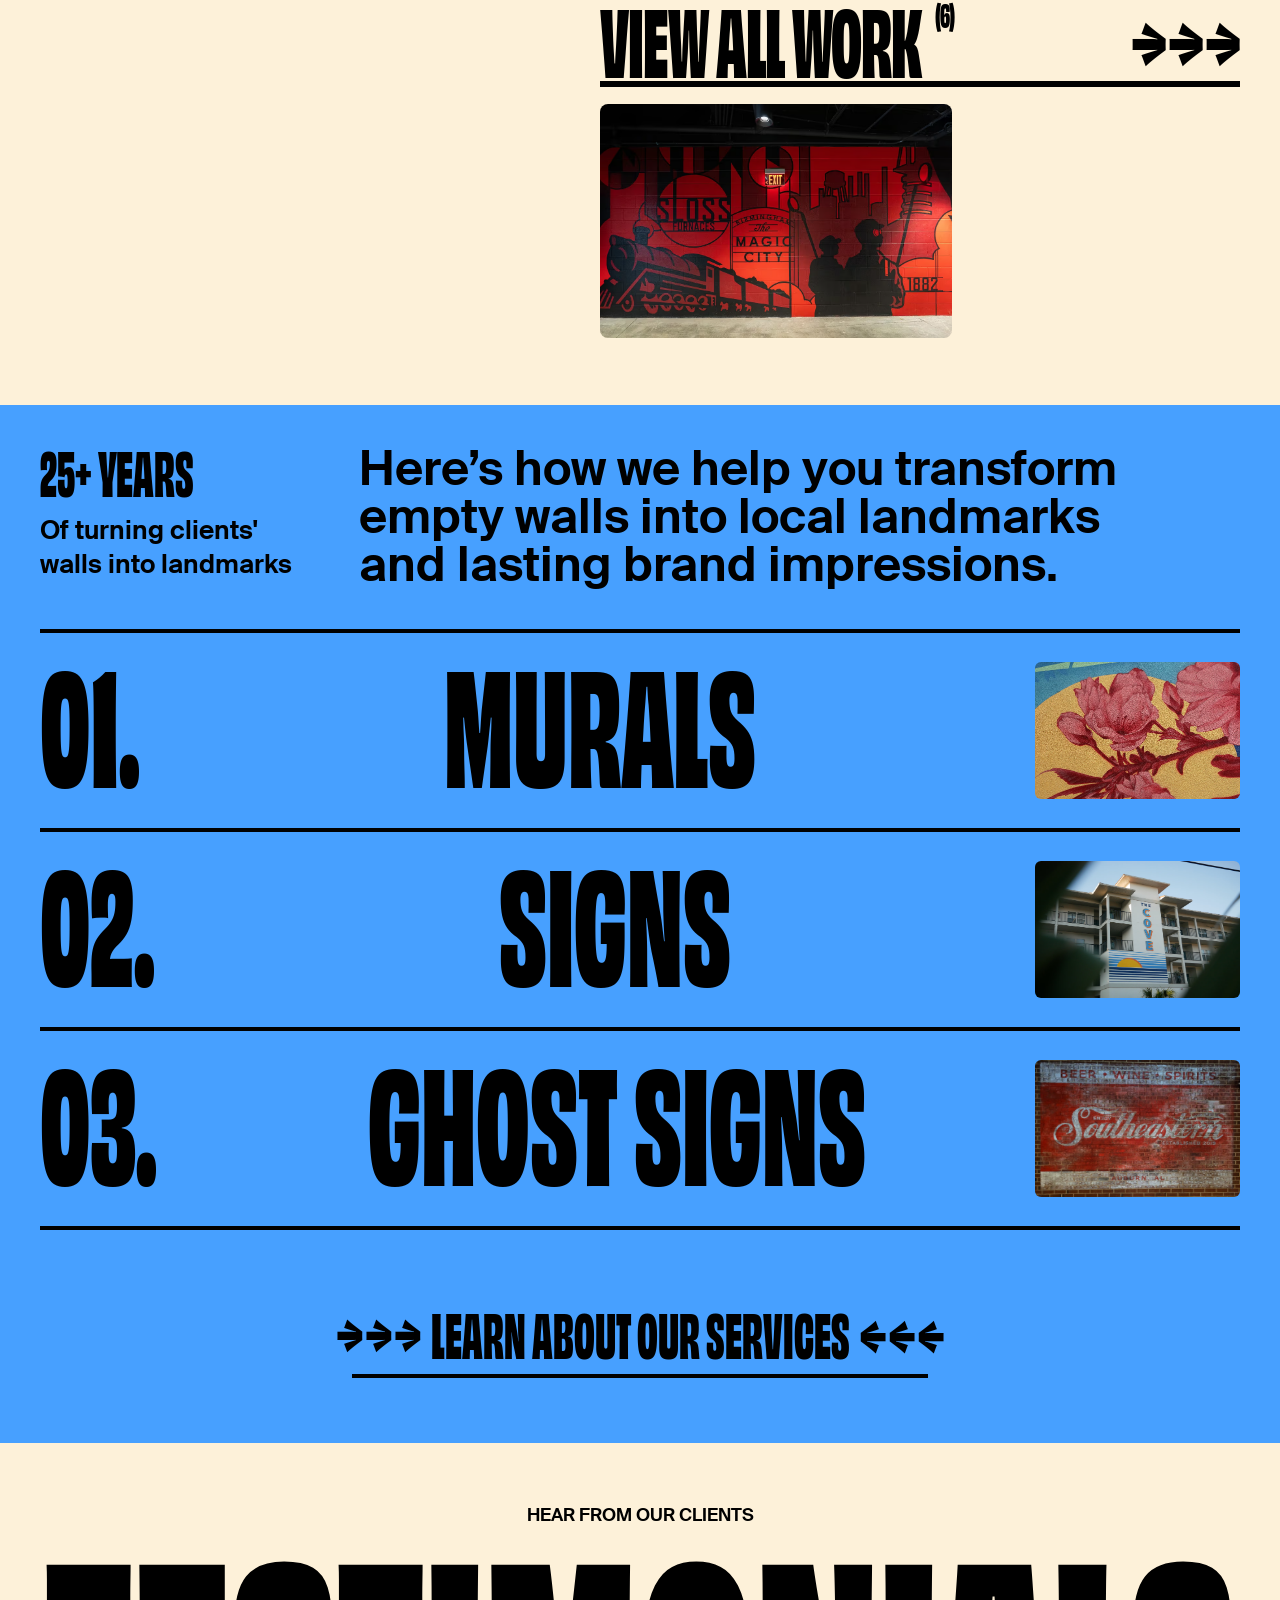
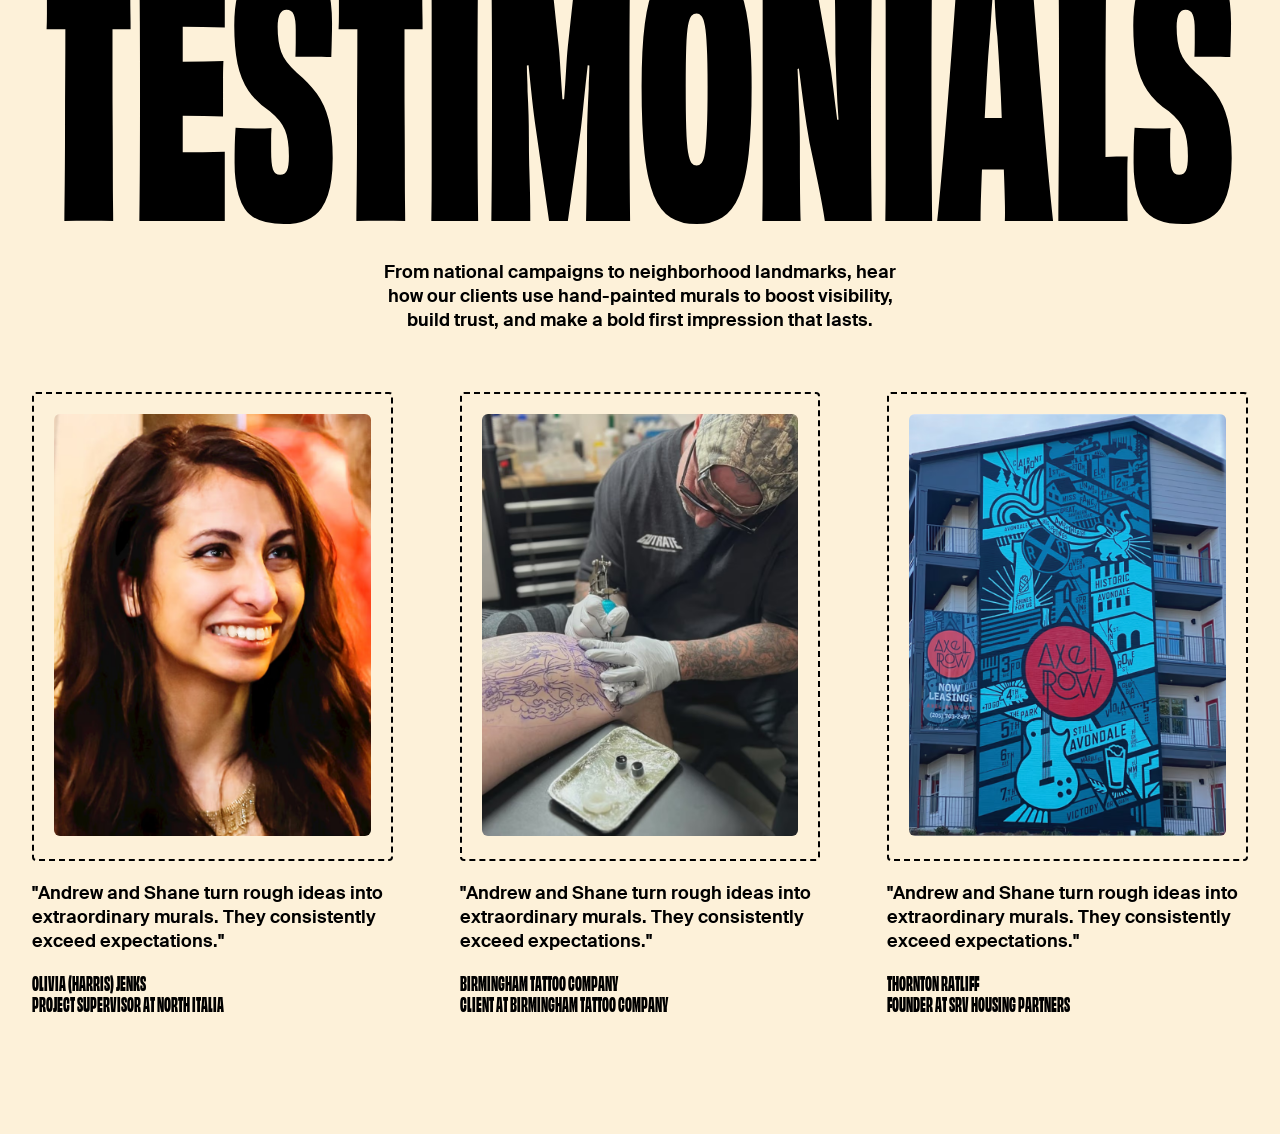
<file: pages/index.html>
<!DOCTYPE html>
<html lang="en">

<head>
    <meta charset="UTF-8">
    <meta name="viewport" content="width=device-width, initial-scale=1.0">
    <title>Document</title>
    <link rel="stylesheet" href="../styles/style.css">
    <!-- <link rel="stylesheet" href="style.css"> -->
</head>

<body>
    <main>
        <div class="wrapper-padding">
            <nav></nav>
            <section class="hero">

            </section>

            <!-- deep section start -->
            <section class="view-all-work">
                <div class="view-wrapper">

                    <div class="txt-container">
                        <h3>VIEW ALL WORK<sup>(6)</sup></h3>
                        <div class="arrows">
                            <h3>→</h3>
                            <h3>→</h3>
                            <h3>→</h3>
                        </div>
                    </div>
                    <div class="video-container">
                        <div class="img-wrapper">
                            <img class="img1"
                                src="../public/imgs/68a3dd192f1ff3ba63f1ad50_cocacolaamphitheater-1206.avif" alt="">

                        </div>

                    </div>

                </div>

            </section>

            <!-- deep section end -->

        </div>
        <!-- blue wrapper starts  -->
        <div class="wrapper-padding blue">
            <div class="service1 services">
                <div class="content1">
                    <h2>
                        25+ YEARS
                    </h2>
                    <p>
                        Of turning clients'<br>walls into landmarks
                    </p>
                </div>
                <div class="content2">
                    <h3>
                        Here’s how we help you transform empty walls into local landmarks and lasting brand impressions.
                    </h3>
                </div>
            </div>
            <div class="service2 services">
                <div class="service-text">
                    <h2>01.</h2>
                    <h2>MURALS</h2>
                </div>
                <img src="../public/imgs/68847944bf4b436c842da242_IMG_2674201.avif" alt="">
            </div>
            <div class="service3 services">
                <div class="service-text">

                    <h2>02.</h2>
                    <h2>SIGNS</h2>
                </div>
                <img src="../public/imgs/688479554933c2b4d5d8a363_TheCove2201.avif" alt="">
            </div>

            <div class="service4 services">
                 <div class="service-text">

                     <h2>03.</h2>
                     <h2>GHOST SIGNS</h2>
                    </div>
                <img src="../public/imgs/68846aef020163d8a1e39d30_IMG_4225.avif" alt="">
            </div>

            <div class="service5 services">

                <a href="#" class="service5link">
                    <div class="arrows">
                        <h3>→</h3>
                        <h3>→</h3>
                        <h3>→</h3>
                    </div>
                    <h3>Learn About Our Services</h3>
                    <div class="arrows">
                        <h3>→</h3>
                        <h3>→</h3>
                        <h3>→</h3>
                    </div>
                </a>
            </div>


        </div>

        <!-- blue wrapper end -->

        <!-- TESTEMONIAL STARTS -->

        <div class="wrapper-padding testemonial">
            <div class="t-header">
                <p>HEAR FROM OUR CLIENTS</p>
                <h2>TESTIMONIALS</h2>
                <P>From national campaigns to neighborhood landmarks, hear how our clients use hand-painted murals to
                    boost visibility, build trust, and make a bold first impression that lasts.</P>
            </div>
            <div class="cards-section">
                <div class="card">
                    <div class="crd-img">
                        <img src="../public/imgs/68884c2cdad1480c1dfc8fff_CleanShot202024-11-0920at2015.00.44-1.avif"
                            alt="">
                    </div>
                    <p>"Andrew and Shane turn rough ideas into extraordinary murals. They consistently exceed
                        expectations."</p>
                    <div class="heading">
                        <h2>
                            Olivia (Harris) Jenks
                        </h2>
                        <h2>
                            Project Supervisor at North Italia
                        </h2>

                    </div>


                </div>

                <div class="card">
                    <div class="crd-img">
                        <img src="../public/imgs/68884c18a4e367943f8fe039_CleanShot202024-11-0920at2015.00.44.avif"
                            alt="">
                    </div>
                    <p>"Andrew and Shane turn rough ideas into extraordinary murals. They consistently exceed
                        expectations."</p>
                    <div class="heading">
                        <h2>
                            Birmingham Tattoo Company
                        </h2>
                        <h2>
                            Client at Birmingham Tattoo Company
                        </h2>

                    </div>


                </div>

                <div class="card">
                    <div class="crd-img">
                        <img src="../public/imgs/68884c060f5c534d91b37245_AxelRow1202.avif" alt="">
                    </div>
                    <p>"Andrew and Shane turn rough ideas into extraordinary murals. They consistently exceed
                        expectations."</p>
                    <div class="heading">
                        <h2>
                            Thornton Ratliff
                        </h2>
                        <h2>
                            Founder at SRV Housing Partners
                        </h2>

                    </div>

                </div>
            </div>
            <!-- TESTEMONIAL END -->
        </div>
    </main>
    <!-- gsap cdn -->
    <script src="https://cdnjs.cloudflare.com/ajax/libs/gsap/3.13.0/gsap.min.js"
        integrity="sha512-NcZdtrT77bJr4STcmsGAESr06BYGE8woZdSdEgqnpyqac7sugNO+Tr4bGwGF3MsnEkGKhU2KL2xh6Ec+BqsaHA=="
        crossorigin="anonymous" referrerpolicy="no-referrer"></script>

    <!-- apni script -->
    <script src="script.js"></script>
</body>

</html>
</file>
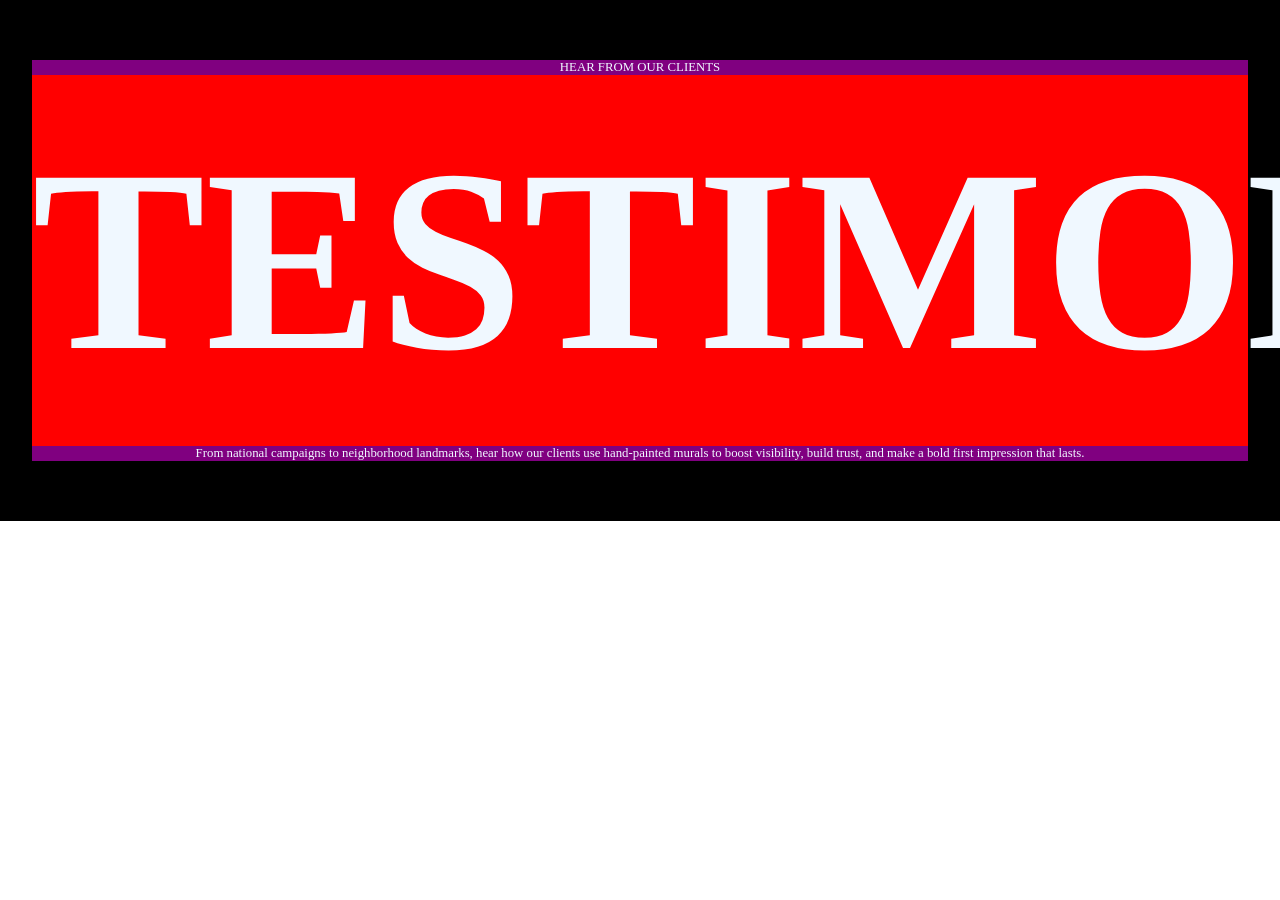
<file: pages/temp.html>
<!DOCTYPE html>
<html lang="en">
<head>
    <meta charset="UTF-8">
    <meta name="viewport" content="width=device-width, initial-scale=1.0">
    <title>Document</title>
    <link rel="stylesheet" href="style.css">
</head>
<body>
     <div class="wrapper-padding testemonial">
            <div class="t-header">
                <p>HEAR FROM OUR CLIENTS</p>
                <h2>TESTIMONIALS</h2>
                <P>From national campaigns to neighborhood landmarks, hear how our clients use hand-painted murals to boost visibility, build trust, and make a bold first impression that lasts.</P>
            </div>
            <div class="cards-section">
                
            </div>
</body>
</html>
</file>
<file: styles/style.css>
@font-face {
  font-family: pbold;
  src: url(../public/fonts/6892c333bf67b1d5eafe58a0_Obviously-CondensedBlack.woff2);
}
@font-face {
  font-family: "PoppinsRegular";
  src: url("../public/fonts/Poppinsregular.woff2");
}
@font-face {
  font-family: "PoppinsBold";
  src: url("../public/fonts/Poppinsbold.woff2");
}
@font-face {
  font-family: "Suissentl-Medium";
  src: url("../public/fonts/68805858e095a766b86eb9f6_SuisseIntl-SemiBold-WebM.woff2");
}
@font-face {
  font-family: "Obviously";
  src: url("../public/fonts/6892c333bf67b1d5eafe58a0_Obviously-CondensedBlack.woff2");
}
@font-face {
  font-family: "SuisseIntl-SemiBold";
  src: url("../public/fonts/68805858e095a766b86eb9f6_SuisseIntl-SemiBold-WebM.woff2");
}
* {
  padding: 0;
  margin: 0;
  box-sizing: border-box;
  font-family: "Suissentl-Medium";
}

html,
body {
  width: 100%;
  height: 100%;
}

html {
  font-size: 10px;
}

main {
  width: 100%;
  background: #fdf1d9;
  overflow: hidden;
}
main .wrapper-padding {
  padding: 0 4rem;
  width: 100%;
}
main .wrapper-padding .view-all-work {
  width: 100%;
  display: flex;
  justify-content: flex-end;
}
main .wrapper-padding .view-all-work .view-wrapper {
  width: 50vw;
  display: flex;
  justify-content: flex-end;
  flex-direction: column;
  gap: 1.4rem;
}
main .wrapper-padding .view-all-work .view-wrapper .txt-container {
  width: 100%;
  position: relative;
  display: flex;
  align-items: center;
  justify-content: space-between;
}
main .wrapper-padding .view-all-work .view-wrapper .txt-container > h3 {
  font-family: "pbold";
  font-size: clamp(48px, 7vw, 90px);
  line-height: clamp(48px, 7vw, 90px);
  letter-spacing: -0.1rem;
  flex-shrink: 0;
  display: flex;
  gap: 1vw;
}
main .wrapper-padding .view-all-work .view-wrapper .txt-container > h3 sup {
  font-size: clamp(28px, 5vw, 32px);
  line-height: clamp(28px, 5vw, 32px);
  font-family: "pbold";
}
main .wrapper-padding .view-all-work .view-wrapper .txt-container .arrows {
  font-size: 7rem;
  display: flex;
  align-items: center;
  gap: 0.3rem;
}
main .wrapper-padding .view-all-work .view-wrapper .txt-container .arrows h3 {
  font-family: "pbold";
  transition: all ease-in-out 0.2s;
  font-size: clamp(48px, 7vw, 80px);
  line-height: clamp(48px, 7vw, 80px);
}
main .wrapper-padding .view-all-work .view-wrapper .txt-container .arrows::after {
  content: "";
  position: absolute;
  width: 100%;
  height: 0.6rem;
  background-color: #000000;
  top: 90%;
  left: 0;
}
main .wrapper-padding .view-all-work .view-wrapper .txt-container:hover .arrows h3 {
  margin: 0 -0.17rem;
}
main .wrapper-padding .view-all-work .view-wrapper .txt-container:hover .arrows h3:last-child {
  margin-right: 0.3rem;
}
main .wrapper-padding .view-all-work .view-wrapper .video-container {
  width: 100%;
}
main .wrapper-padding .view-all-work .view-wrapper .video-container .img-wrapper {
  height: 100%;
  position: relative;
  width: 55%;
}
main .wrapper-padding .view-all-work .view-wrapper .video-container .img-wrapper img {
  width: 100%;
  border-radius: 0.8rem;
}
main .blue {
  width: 100%;
  margin-top: 5vw;
  background: #47a0ff;
}
main .blue .services {
  width: 100%;
  display: flex;
  align-items: center;
  justify-content: space-between;
  border-top: 4px solid black;
  padding: 2rem 0;
}
main .blue .service1 {
  padding: 4rem 0;
  justify-content: flex-start;
  align-items: flex-start;
  border: none;
  gap: 5vw;
}
main .blue .service1 .content1 {
  display: flex;
  flex-direction: column;
  gap: 0.8rem;
}
main .blue .service1 .content1 > h2 {
  font-family: pbold;
  font-size: clamp(32px, 6vw, 60px);
  line-height: clamp(32px, 6vw, 60px);
}
main .blue .service1 .content1 p {
  width: 15ch;
  font-family: "Suissentl-Medium";
  font-size: clamp(14px, 3vw, 26px);
}
main .blue .service1 .content2 {
  width: 100%;
}
main .blue .service1 .content2 h3 {
  width: 25ch;
  font-size: clamp(32px, 4vw, 48px);
  line-height: clamp(32px, 4vw, 48px);
}
main .blue .service2,
main .blue .service3,
main .blue .service4 {
  display: flex;
  align-items: center;
  justify-content: space-between;
}
main .blue .service2 .service-text,
main .blue .service3 .service-text,
main .blue .service4 .service-text {
  display: flex;
  width: 66%;
  gap: 5vw;
}
main .blue .service2 .service-text h2:first-child,
main .blue .service3 .service-text h2:first-child,
main .blue .service4 .service-text h2:first-child {
  text-align: center;
  font-size: clamp(56px, 12.1vw, 180px);
  line-height: clamp(56px, 12.1vw, 180px);
  font-family: "pbold";
  flex-shrink: 0;
}
main .blue .service2 .service-text h2:last-child,
main .blue .service3 .service-text h2:last-child,
main .blue .service4 .service-text h2:last-child {
  text-align: center;
  width: 100%;
  display: flex;
  justify-content: center;
  font-size: clamp(56px, 12.1vw, 180px);
  line-height: clamp(56px, 12.1vw, 180px);
  font-family: "pbold";
  flex-shrink: 0;
  text-align: left;
}
main .blue .service2 img,
main .blue .service3 img,
main .blue .service4 img {
  max-width: 100%;
  width: 16vw;
  aspect-ratio: 6/4;
  border-radius: 0.6rem;
}
main .blue .service5 {
  align-items: center;
  justify-content: center;
  padding: 6rem 0;
}
main .blue .service5 a {
  text-decoration: none;
  position: relative;
  display: flex;
  gap: 1rem;
  color: #000000;
}
main .blue .service5 a h3 {
  text-transform: uppercase;
  font-family: "pbold";
  font-size: clamp(32px, 6vw, 60px);
}
main .blue .service5 a .arrows {
  font-size: 7rem;
  display: flex;
  align-items: center;
  gap: 0.3rem;
}
main .blue .service5 a .arrows::after {
  content: "";
  position: absolute;
  width: 95%;
  height: 0.4rem;
  background-color: #000000;
  top: 90%;
  left: 2.5%;
}
main .blue .service5 a .arrows h3 {
  font-family: "pbold";
  transition: all ease-in-out 0.2s;
}
main .blue .service5 a .arrows h3:nth-child(4)::after {
  content: "";
  position: absolute;
  width: 95%;
  height: 0.4rem;
  background-color: #000000;
  top: 90%;
  left: 2.5%;
}
main .blue .service5 a .arrows:last-child h3 {
  transform: rotate(-180deg);
}
main .blue .service5 a:hover .arrows h3 {
  margin: 0 -0.17rem;
}
main .blue .service5 a:hover .arrows h3:last-child() {
  margin-right: 0.3rem;
}
main .testemonial {
  display: flex;
  flex-direction: column;
  position: relative;
  width: 100%;
  padding: 6rem 3.2rem;
  overflow: hidden;
}
main .testemonial .t-header {
  width: 100%;
  display: flex;
  overflow: hidden;
  flex-direction: column;
  align-items: center;
  justify-content: center;
}
main .testemonial .t-header p {
  font-size: clamp(16px, 3vw, 18px);
  text-align: center;
}
main .testemonial .t-header p:last-child {
  width: 45ch;
}
main .testemonial .t-header h2 {
  text-align: center;
  width: 100%;
  font-size: 26.7vw;
  line-height: 26vw;
  font-family: "pbold";
  overflow: hidden;
}
main .testemonial .cards-section {
  width: 100%;
  padding: 6rem 0rem;
  display: flex;
  align-items: center;
  gap: 5.2vw;
  justify-content: center;
}
main .testemonial .cards-section .card {
  height: 100%;
  width: 100%;
  display: flex;
  flex-direction: column;
  gap: 2rem;
}
main .testemonial .cards-section .card .crd-img {
  padding: 2rem;
  border: 0.2rem dashed black;
  width: 100%;
  border-radius: 0.4rem;
}
main .testemonial .cards-section .card .crd-img img {
  width: 100%;
  height: 100%;
  border-radius: 0.6rem;
  aspect-ratio: 9/12;
  -o-object-fit: cover;
     object-fit: cover;
}
main .testemonial .cards-section .card p {
  font-size: clamp(16px, 3vw, 18px);
}
main .testemonial .cards-section .card h2 {
  font-family: "pbold";
  font-size: clamp(18px, 1.6vw, 24px);
  text-transform: uppercase;
  line-height: clamp(18px, 1.6vw, 24px);
}

@media (max-width: 990px) {
  main .wrapper-padding {
    padding: 0 2rem;
  }
  main .wrapper-padding .view-all-work {
    width: 100%;
  }
  main .wrapper-padding .view-all-work .view-wrapper {
    width: 70vw;
  }
  main .blue {
    width: 100%;
    margin-top: 5vw;
    background: #1a8dff;
  }
  main .blue .service1 {
    flex-direction: column;
    gap: 5vw;
    width: 100%;
  }
  main .blue .service1 .content1 {
    width: 100%;
  }
  main .blue .service1 .content1 p {
    width: 100%;
  }
  main .blue .service1 .content2 h3 {
    width: 100%;
  }
  main .testemonial .t-header p {
    font-size: 3vw;
  }
  main .testemonial .t-header p:last-child {
    font-size: 3vw;
  }
}
@media (max-width: 767px) {
  main .wrapper-padding {
    padding: 0 1rem;
  }
  main .wrapper-padding .view-all-work {
    width: 100%;
  }
  main .wrapper-padding .view-all-work .view-wrapper {
    width: 100vw;
  }
  main .blue .service2,
  main .blue .service3,
  main .blue .service4 {
    flex-direction: column;
    gap: 5vw;
  }
  main .blue .service2 .service-text,
  main .blue .service3 .service-text,
  main .blue .service4 .service-text {
    width: 100%;
    align-items: start;
  }
  main .blue .service2 .service-text h2:last-child,
  main .blue .service3 .service-text h2:last-child,
  main .blue .service4 .service-text h2:last-child {
    justify-content: start;
  }
  main .blue .service2 img,
  main .blue .service3 img,
  main .blue .service4 img {
    width: 100%;
  }
  main .blue .service5 a .arrows h3:nth-child(1), main .blue .service5 a .arrows h3:nth-last-child(1) {
    display: none;
  }
  main .blue .service5 a .arrows h3:nth-child(2), main .blue .service5 a .arrows h3:nth-last-child(2) {
    display: none;
  }
  main .blue .service5 a .arrows h3:nth-child(3), main .blue .service5 a .arrows h3:nth-last-child(3) {
    display: none;
  }
  main .testemonial .cards-section {
    flex-direction: column;
  }
  main .testemonial .cards-section .card {
    padding: 10vw;
  }
  main .testemonial .cards-section .card:nth-child(2) {
    transform: rotate(-3deg);
  }
  main .testemonial .cards-section .card:nth-child(2n-1) {
    transform: rotate(3deg);
  }
  main .testemonial .cards-section .card .crd-img img {
    aspect-ratio: 5/6;
  }
  main .testemonial .cards-section .card p {
    font-size: clamp(18px, 1.6vw, 24px);
  }
}/*# sourceMappingURL=style.css.map */
</file>
<file: pages/style.css>
*{
padding: 0;
margin: 0;
box-sizing: border-box;
}

html,body{
width: 100%;
height: 100%;
}
html{
  font-size: 10px;
}
.wrapper-padding{
  width: 100%;
  background: #000;
  color: aliceblue;
  padding: 6rem 3.2rem;

}
.t-header{
  display: flex;
  align-items: center;
  justify-content: center;
  flex-direction: column;
 

  width: 100%;
  background: purple;
  text-align: center;

}
.t-header p{
  font-size: 1vw;
}

.t-header h2{
  width: 100%;
  font-size: 26rem;
  background: red;
  line-height: 29vw;
}
</file>
